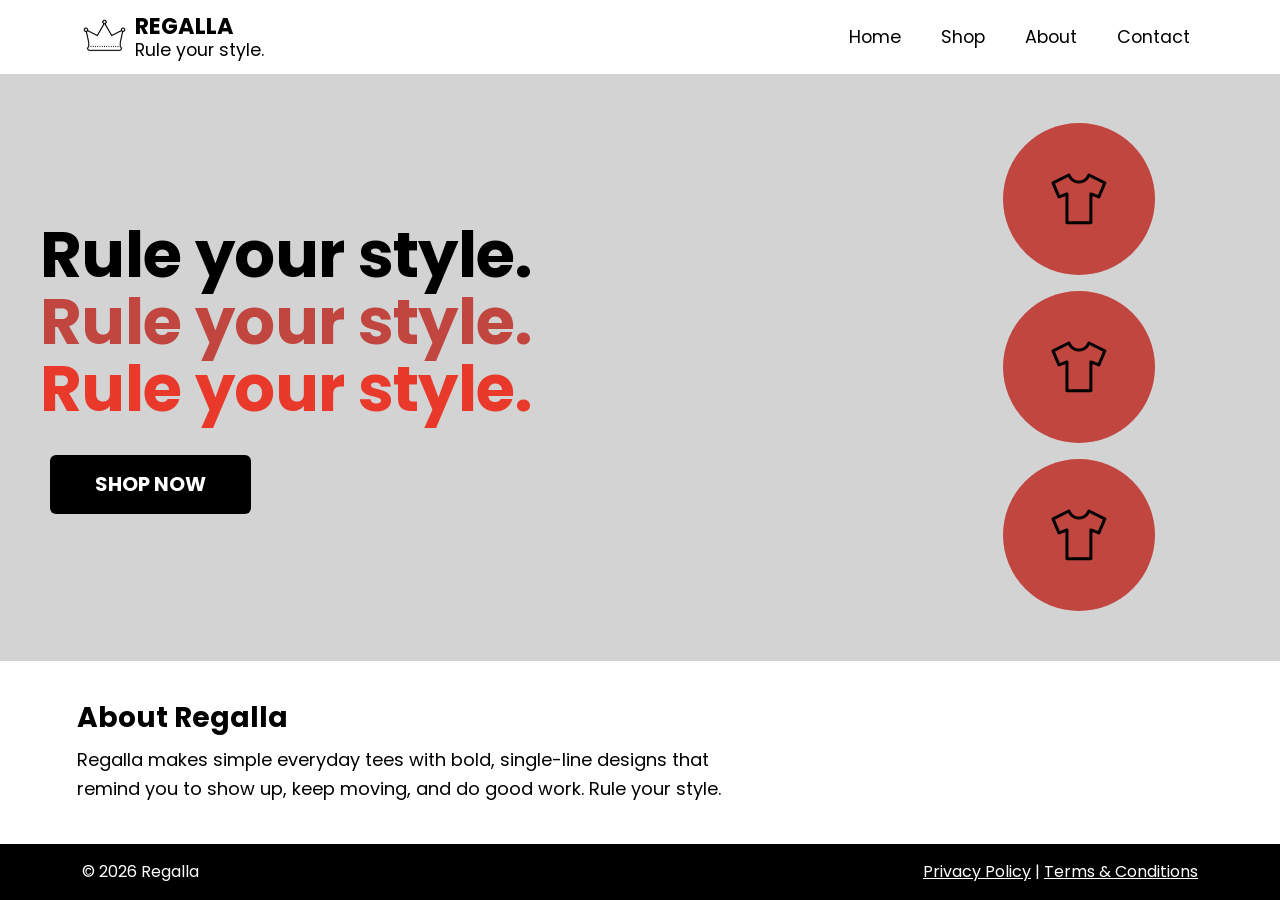
<file: index.html>
<!DOCTYPE html>
<html lang="en">
<head>
  <meta charset="UTF-8">
  <meta name="viewport" content="width=device-width, initial-scale=1">
  <title>Regalla | Rule your style.</title>
  <link rel="preconnect" href="https://fonts.googleapis.com">
  <link rel="preconnect" href="https://fonts.gstatic.com" crossorigin>
  <link href="https://fonts.googleapis.com/css2?family=Poppins:wght@400;500;700&display=swap" rel="stylesheet">
  <link href="https://cdn.jsdelivr.net/npm/bootstrap@5.3.3/dist/css/bootstrap.min.css" rel="stylesheet">
  <link rel="stylesheet" href="css/styles.css">
  <link rel="stylesheet" href="css/home.css">
</head>
<body>  <header>
    <nav class="navbar navbar-expand-md bg-white" aria-label="Main navigation">
      <div class="container">
        <a class="navbar-brand d-flex align-items-center gap-2" href="index.html">
          <img src="images/logo.png" alt="Regalla logo" width="45" height="48">
          <span class="brand-text"><strong>REGALLA</strong><br><small>Rule your style.</small></span>
        </a>
        <button class="navbar-toggler" type="button" data-bs-toggle="collapse" data-bs-target="#main-nav"
          aria-controls="main-nav" aria-expanded="false" aria-label="Open menu">
          <span class="navbar-toggler-icon"></span>
        </button>
        <div class="collapse navbar-collapse justify-content-end" id="main-nav">
          <ul class="navbar-nav gap-md-4">
            <li class="nav-item"><a class="nav-link" href="index.html">Home</a></li>
            <li class="nav-item"><a class="nav-link" href="index.html#shop">Shop</a></li>
            <li class="nav-item"><a class="nav-link" href="index.html#about">About</a></li>
            <li class="nav-item"><a class="nav-link" href="contact.html">Contact</a></li>
          </ul>
        </div>
      </div>
    </nav>
  </header>

  <main class="hero">
    <div class="hero__content">
      <h1 class="hero__title">
        <span class="line line--black">Rule your style.</span>
        <span class="line line--primary">Rule your style.</span>
        <span class="line line--secondary">Rule your style.</span>
      </h1>
      <a class="btn btn--dark" href="#shop">SHOP NOW</a>
    </div>

    <ul class="hero__products" id="shop" aria-label="Featured products">
      <li><a class="product" href="dont-be-late-tee.html" aria-label="Shop the Don't Be Late Tee">
        <svg viewBox="0 0 64 64" fill="none" stroke="#000" stroke-width="3" stroke-linejoin="round" aria-hidden="true"><path d="M22 8 L6 16 L12 30 L20 27 V56 H44 V27 L52 30 L58 16 L42 8 C40 13 36 15 32 15 C28 15 24 13 22 8 Z"/></svg>
      </a></li>
      <li><a class="product" href="everyday-comfort-tee.html" aria-label="Shop the Everyday Comfort Tee">
        <svg viewBox="0 0 64 64" fill="none" stroke="#000" stroke-width="3" stroke-linejoin="round" aria-hidden="true"><path d="M22 8 L6 16 L12 30 L20 27 V56 H44 V27 L52 30 L58 16 L42 8 C40 13 36 15 32 15 C28 15 24 13 22 8 Z"/></svg>
      </a></li>
      <li><a class="product" href="do-good-work-tee.html" aria-label="Shop the Do Good Work Tee">
        <svg viewBox="0 0 64 64" fill="none" stroke="#000" stroke-width="3" stroke-linejoin="round" aria-hidden="true"><path d="M22 8 L6 16 L12 30 L20 27 V56 H44 V27 L52 30 L58 16 L42 8 C40 13 36 15 32 15 C28 15 24 13 22 8 Z"/></svg>
      </a></li>
    </ul>
  </main>

  <section class="about" id="about" aria-labelledby="about-heading">
    <h2 id="about-heading">About Regalla</h2>
    <p>Regalla makes simple everyday tees with bold, single-line designs that remind you to show up, keep moving, and do good work. Rule your style.</p>
  </section>  <footer class="site-footer py-3">
    <div class="container d-flex flex-wrap justify-content-between gap-2">
      <p class="mb-0">© 2026 Regalla</p>
      <p class="mb-0"><a href="privacy-policy.html">Privacy Policy</a> | <a href="terms-and-conditions.html">Terms &amp; Conditions</a></p>
    </div>
  </footer>

  <script src="https://cdn.jsdelivr.net/npm/bootstrap@5.3.3/dist/js/bootstrap.bundle.min.js"></script> 
</body>
</html>
</file>
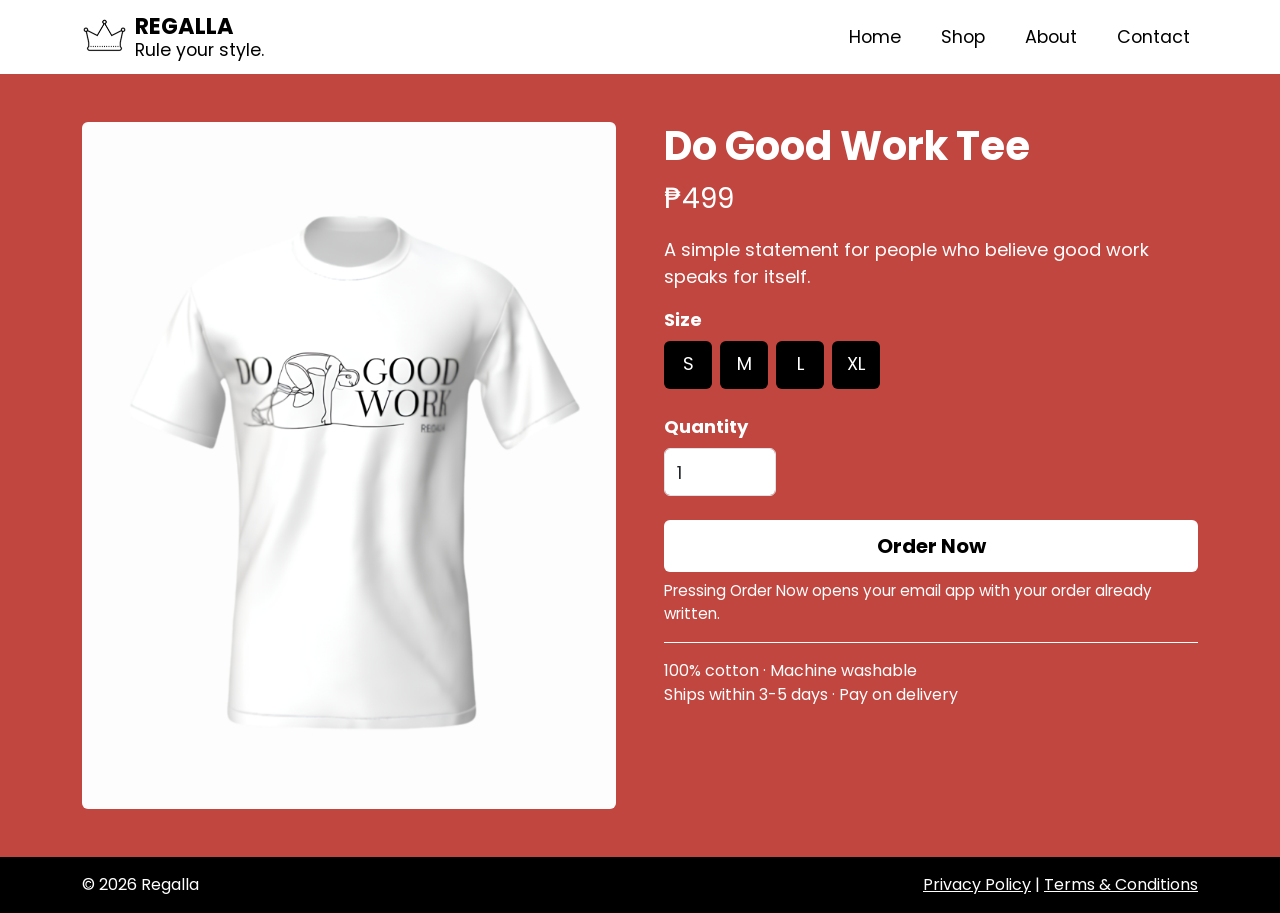
<file: do-good-work-tee.html>
<!DOCTYPE html>
<html lang="en">
<head>
  <meta charset="UTF-8">
  <meta name="viewport" content="width=device-width, initial-scale=1">
  <title>Do Good Work Tee | Regalla</title>
  <link rel="stylesheet" href="https://cdn.jsdelivr.net/npm/bootstrap@5.3.3/dist/css/bootstrap.min.css">
  <link rel="stylesheet" href="https://fonts.googleapis.com/css2?family=Poppins:wght@400;600;700&display=swap">
  <link rel="stylesheet" href="css/styles.css">
  <script src="js/order.js" defer></script>
</head>
<body>

  <!-- Shared navbar: replace with the group's version if it differs -->  <header>
    <nav class="navbar navbar-expand-md bg-white" aria-label="Main navigation">
      <div class="container">
        <a class="navbar-brand d-flex align-items-center gap-2" href="index.html">
          <img src="images/logo.png" alt="Regalla logo" width="45" height="48">
          <span class="brand-text"><strong>REGALLA</strong><br><small>Rule your style.</small></span>
        </a>
        <button class="navbar-toggler" type="button" data-bs-toggle="collapse" data-bs-target="#main-nav"
          aria-controls="main-nav" aria-expanded="false" aria-label="Open menu">
          <span class="navbar-toggler-icon"></span>
        </button>
        <div class="collapse navbar-collapse justify-content-end" id="main-nav">
          <ul class="navbar-nav gap-md-4">
            <li class="nav-item"><a class="nav-link" href="index.html">Home</a></li>
            <li class="nav-item"><a class="nav-link" href="index.html#shop">Shop</a></li>
            <li class="nav-item"><a class="nav-link" href="index.html#about">About</a></li>
            <li class="nav-item"><a class="nav-link" href="contact.html">Contact</a></li>
          </ul>
        </div>
      </div>
    </nav>
  </header>

  <main class="product-section py-5">
    <div class="container">
      <div class="row g-5 align-items-start">

        <div class="col-lg-6">
          <img src="images/do-good-work-tee.png" class="img-fluid rounded product-image"
            alt="Do Good Work Tee with the Regalla design on the front">
        </div>

        <div class="col-lg-6">
          <h1 class="product-name">Do Good Work Tee</h1>
          <p class="product-price">₱499</p>
          <p class="product-description">A simple statement for people who believe good work speaks for itself.</p>

          <form id="order-form" action="#" method="post"
            data-product="Do Good Work Tee" data-price="499">

            <fieldset class="mb-4">
              <legend class="field-label">Size</legend>
              <div class="d-flex gap-2">
                <input type="radio" class="btn-check" name="size" id="size-s" value="S" required>
                <label class="btn size-btn" for="size-s">S</label>
                <input type="radio" class="btn-check" name="size" id="size-m" value="M">
                <label class="btn size-btn" for="size-m">M</label>
                <input type="radio" class="btn-check" name="size" id="size-l" value="L">
                <label class="btn size-btn" for="size-l">L</label>
                <input type="radio" class="btn-check" name="size" id="size-xl" value="XL">
                <label class="btn size-btn" for="size-xl">XL</label>
              </div>
            </fieldset>

            <div class="mb-4">
              <label for="quantity" class="field-label d-block">Quantity</label>
              <input type="number" id="quantity" name="quantity" class="form-control quantity-input"
                value="1" min="1" max="10" required>
            </div>

            <button type="submit" class="btn btn-order w-100">Order Now</button>
            <p class="order-hint mt-2">Pressing Order Now opens your email app with your order already written.</p>
          </form>

          <hr class="product-rule">
          <p class="product-details">100% cotton · Machine washable<br>Ships within 3-5 days · Pay on delivery</p>
        </div>

      </div>
    </div>
  </main>

  <!-- Shared footer: replace with the group's version if it differs -->  <footer class="site-footer py-3">
    <div class="container d-flex flex-wrap justify-content-between gap-2">
      <p class="mb-0">© 2026 Regalla</p>
      <p class="mb-0"><a href="privacy-policy.html">Privacy Policy</a> | <a href="terms-and-conditions.html">Terms &amp; Conditions</a></p>
    </div>
  </footer>

  <script src="https://cdn.jsdelivr.net/npm/bootstrap@5.3.3/dist/js/bootstrap.bundle.min.js"></script>
</body>
</html>
</file>
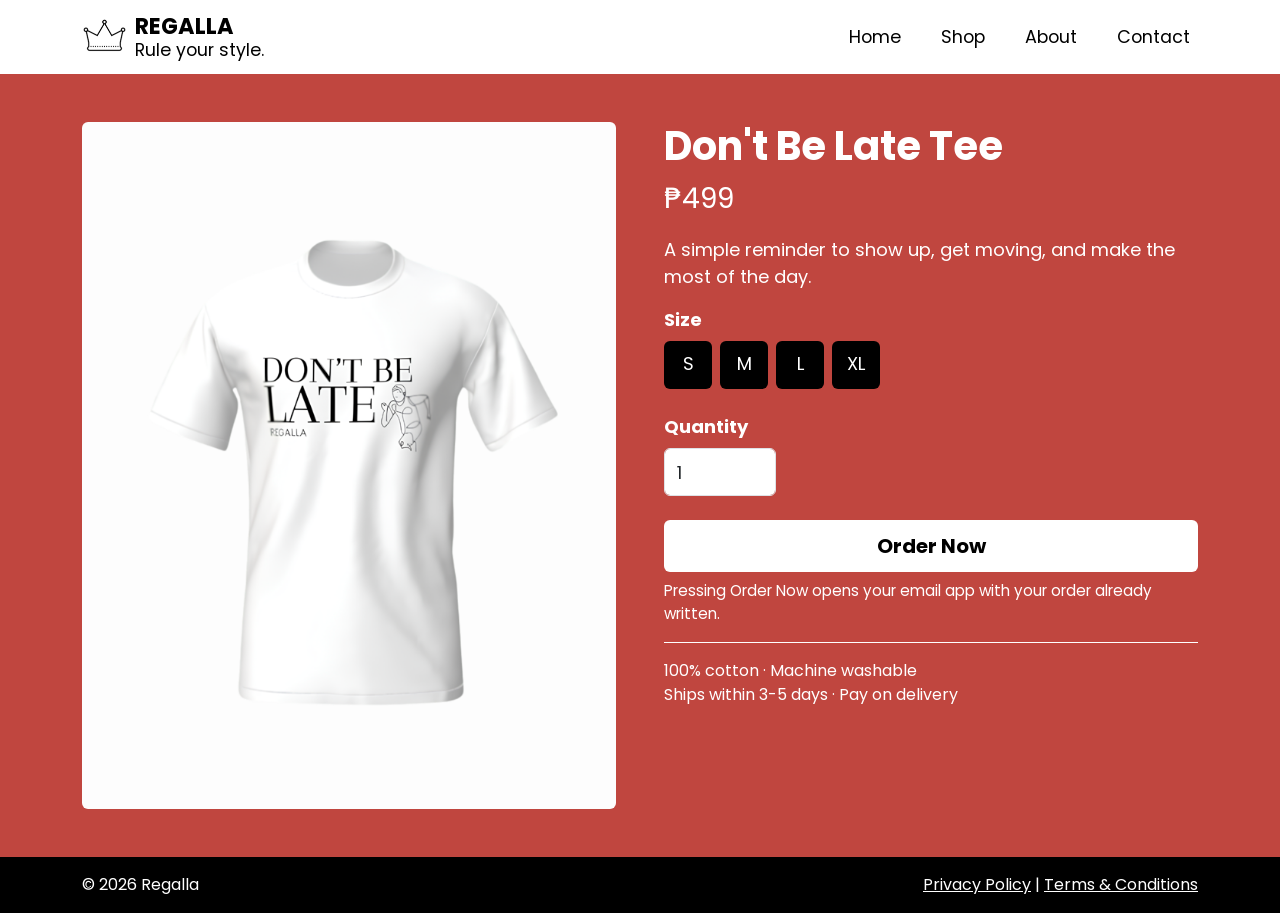
<file: dont-be-late-tee.html>
<!DOCTYPE html>
<html lang="en">
<head>
  <meta charset="UTF-8">
  <meta name="viewport" content="width=device-width, initial-scale=1">
  <title>Don't Be Late Tee | Regalla</title>
  <link rel="stylesheet" href="https://cdn.jsdelivr.net/npm/bootstrap@5.3.3/dist/css/bootstrap.min.css">
  <link rel="stylesheet" href="https://fonts.googleapis.com/css2?family=Poppins:wght@400;600;700&display=swap">
  <link rel="stylesheet" href="css/styles.css">
  <script src="js/order.js" defer></script>
</head>
<body>

  <!-- Shared navbar: replace with the group's version if it differs -->  <header>
    <nav class="navbar navbar-expand-md bg-white" aria-label="Main navigation">
      <div class="container">
        <a class="navbar-brand d-flex align-items-center gap-2" href="index.html">
          <img src="images/logo.png" alt="Regalla logo" width="45" height="48">
          <span class="brand-text"><strong>REGALLA</strong><br><small>Rule your style.</small></span>
        </a>
        <button class="navbar-toggler" type="button" data-bs-toggle="collapse" data-bs-target="#main-nav"
          aria-controls="main-nav" aria-expanded="false" aria-label="Open menu">
          <span class="navbar-toggler-icon"></span>
        </button>
        <div class="collapse navbar-collapse justify-content-end" id="main-nav">
          <ul class="navbar-nav gap-md-4">
            <li class="nav-item"><a class="nav-link" href="index.html">Home</a></li>
            <li class="nav-item"><a class="nav-link" href="index.html#shop">Shop</a></li>
            <li class="nav-item"><a class="nav-link" href="index.html#about">About</a></li>
            <li class="nav-item"><a class="nav-link" href="contact.html">Contact</a></li>
          </ul>
        </div>
      </div>
    </nav>
  </header>

  <main class="product-section py-5">
    <div class="container">
      <div class="row g-5 align-items-start">

        <div class="col-lg-6">
          <img src="images/dont-be-late-tee.png" class="img-fluid rounded product-image"
            alt="White Don't Be Late Tee with the Regalla design on the front">
        </div>

        <div class="col-lg-6">
          <h1 class="product-name">Don't Be Late Tee</h1>
          <p class="product-price">₱499</p>
          <p class="product-description">A simple reminder to show up, get moving, and make the most of the day.</p>

          <form id="order-form" action="#" method="post"
            data-product="Don't Be Late Tee" data-price="499">

            <fieldset class="mb-4">
              <legend class="field-label">Size</legend>
              <div class="d-flex gap-2">
                <input type="radio" class="btn-check" name="size" id="size-s" value="S" required>
                <label class="btn size-btn" for="size-s">S</label>
                <input type="radio" class="btn-check" name="size" id="size-m" value="M">
                <label class="btn size-btn" for="size-m">M</label>
                <input type="radio" class="btn-check" name="size" id="size-l" value="L">
                <label class="btn size-btn" for="size-l">L</label>
                <input type="radio" class="btn-check" name="size" id="size-xl" value="XL">
                <label class="btn size-btn" for="size-xl">XL</label>
              </div>
            </fieldset>

            <div class="mb-4">
              <label for="quantity" class="field-label d-block">Quantity</label>
              <input type="number" id="quantity" name="quantity" class="form-control quantity-input"
                value="1" min="1" max="10" required>
            </div>

            <button type="submit" class="btn btn-order w-100">Order Now</button>
            <p class="order-hint mt-2">Pressing Order Now opens your email app with your order already written.</p>
          </form>

          <hr class="product-rule">
          <p class="product-details">100% cotton · Machine washable<br>Ships within 3-5 days · Pay on delivery</p>
        </div>

      </div>
    </div>
  </main>

  <!-- Shared footer: replace with the group's version if it differs -->  <footer class="site-footer py-3">
    <div class="container d-flex flex-wrap justify-content-between gap-2">
      <p class="mb-0">© 2026 Regalla</p>
      <p class="mb-0"><a href="privacy-policy.html">Privacy Policy</a> | <a href="terms-and-conditions.html">Terms &amp; Conditions</a></p>
    </div>
  </footer>

  <script src="https://cdn.jsdelivr.net/npm/bootstrap@5.3.3/dist/js/bootstrap.bundle.min.js"></script>
</body>
</html>
</file>
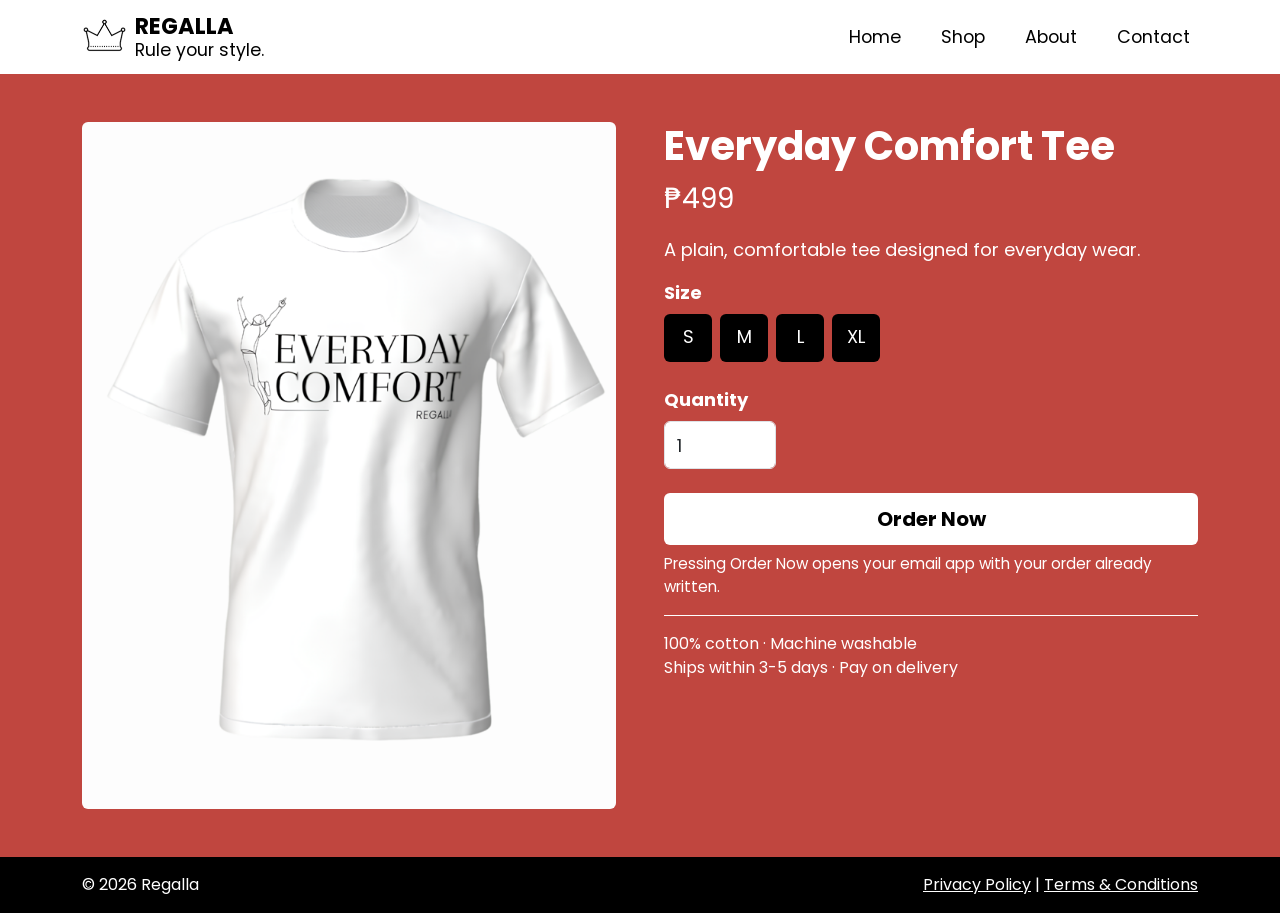
<file: everyday-comfort-tee.html>
<!DOCTYPE html>
<html lang="en">
<head>
  <meta charset="UTF-8">
  <meta name="viewport" content="width=device-width, initial-scale=1">
  <title>Everyday Comfort Tee | Regalla</title>
  <link rel="stylesheet" href="https://cdn.jsdelivr.net/npm/bootstrap@5.3.3/dist/css/bootstrap.min.css">
  <link rel="stylesheet" href="https://fonts.googleapis.com/css2?family=Poppins:wght@400;600;700&display=swap">
  <link rel="stylesheet" href="css/styles.css">
  <script src="js/order.js" defer></script>
</head>
<body>

  <!-- Shared navbar: replace with the group's version if it differs -->  <header>
    <nav class="navbar navbar-expand-md bg-white" aria-label="Main navigation">
      <div class="container">
        <a class="navbar-brand d-flex align-items-center gap-2" href="index.html">
          <img src="images/logo.png" alt="Regalla logo" width="45" height="48">
          <span class="brand-text"><strong>REGALLA</strong><br><small>Rule your style.</small></span>
        </a>
        <button class="navbar-toggler" type="button" data-bs-toggle="collapse" data-bs-target="#main-nav"
          aria-controls="main-nav" aria-expanded="false" aria-label="Open menu">
          <span class="navbar-toggler-icon"></span>
        </button>
        <div class="collapse navbar-collapse justify-content-end" id="main-nav">
          <ul class="navbar-nav gap-md-4">
            <li class="nav-item"><a class="nav-link" href="index.html">Home</a></li>
            <li class="nav-item"><a class="nav-link" href="index.html#shop">Shop</a></li>
            <li class="nav-item"><a class="nav-link" href="index.html#about">About</a></li>
            <li class="nav-item"><a class="nav-link" href="contact.html">Contact</a></li>
          </ul>
        </div>
      </div>
    </nav>
  </header>

  <main class="product-section py-5">
    <div class="container">
      <div class="row g-5 align-items-start">

        <div class="col-lg-6">
          <img src="images/everyday-comfort-tee.png" class="img-fluid rounded product-image"
            alt="Everyday Comfort Tee with the Regalla design on the front">
        </div>

        <div class="col-lg-6">
          <h1 class="product-name">Everyday Comfort Tee</h1>
          <p class="product-price">₱499</p>
          <p class="product-description">A plain, comfortable tee designed for everyday wear.</p>

          <form id="order-form" action="#" method="post"
            data-product="Everyday Comfort Tee" data-price="499">

            <fieldset class="mb-4">
              <legend class="field-label">Size</legend>
              <div class="d-flex gap-2">
                <input type="radio" class="btn-check" name="size" id="size-s" value="S" required>
                <label class="btn size-btn" for="size-s">S</label>
                <input type="radio" class="btn-check" name="size" id="size-m" value="M">
                <label class="btn size-btn" for="size-m">M</label>
                <input type="radio" class="btn-check" name="size" id="size-l" value="L">
                <label class="btn size-btn" for="size-l">L</label>
                <input type="radio" class="btn-check" name="size" id="size-xl" value="XL">
                <label class="btn size-btn" for="size-xl">XL</label>
              </div>
            </fieldset>

            <div class="mb-4">
              <label for="quantity" class="field-label d-block">Quantity</label>
              <input type="number" id="quantity" name="quantity" class="form-control quantity-input"
                value="1" min="1" max="10" required>
            </div>

            <button type="submit" class="btn btn-order w-100">Order Now</button>
            <p class="order-hint mt-2">Pressing Order Now opens your email app with your order already written.</p>
          </form>

          <hr class="product-rule">
          <p class="product-details">100% cotton · Machine washable<br>Ships within 3-5 days · Pay on delivery</p>
        </div>

      </div>
    </div>
  </main>

  <!-- Shared footer: replace with the group's version if it differs -->  <footer class="site-footer py-3">
    <div class="container d-flex flex-wrap justify-content-between gap-2">
      <p class="mb-0">© 2026 Regalla</p>
      <p class="mb-0"><a href="privacy-policy.html">Privacy Policy</a> | <a href="terms-and-conditions.html">Terms &amp; Conditions</a></p>
    </div>
  </footer>

  <script src="https://cdn.jsdelivr.net/npm/bootstrap@5.3.3/dist/js/bootstrap.bundle.min.js"></script>
</body>
</html>
</file>
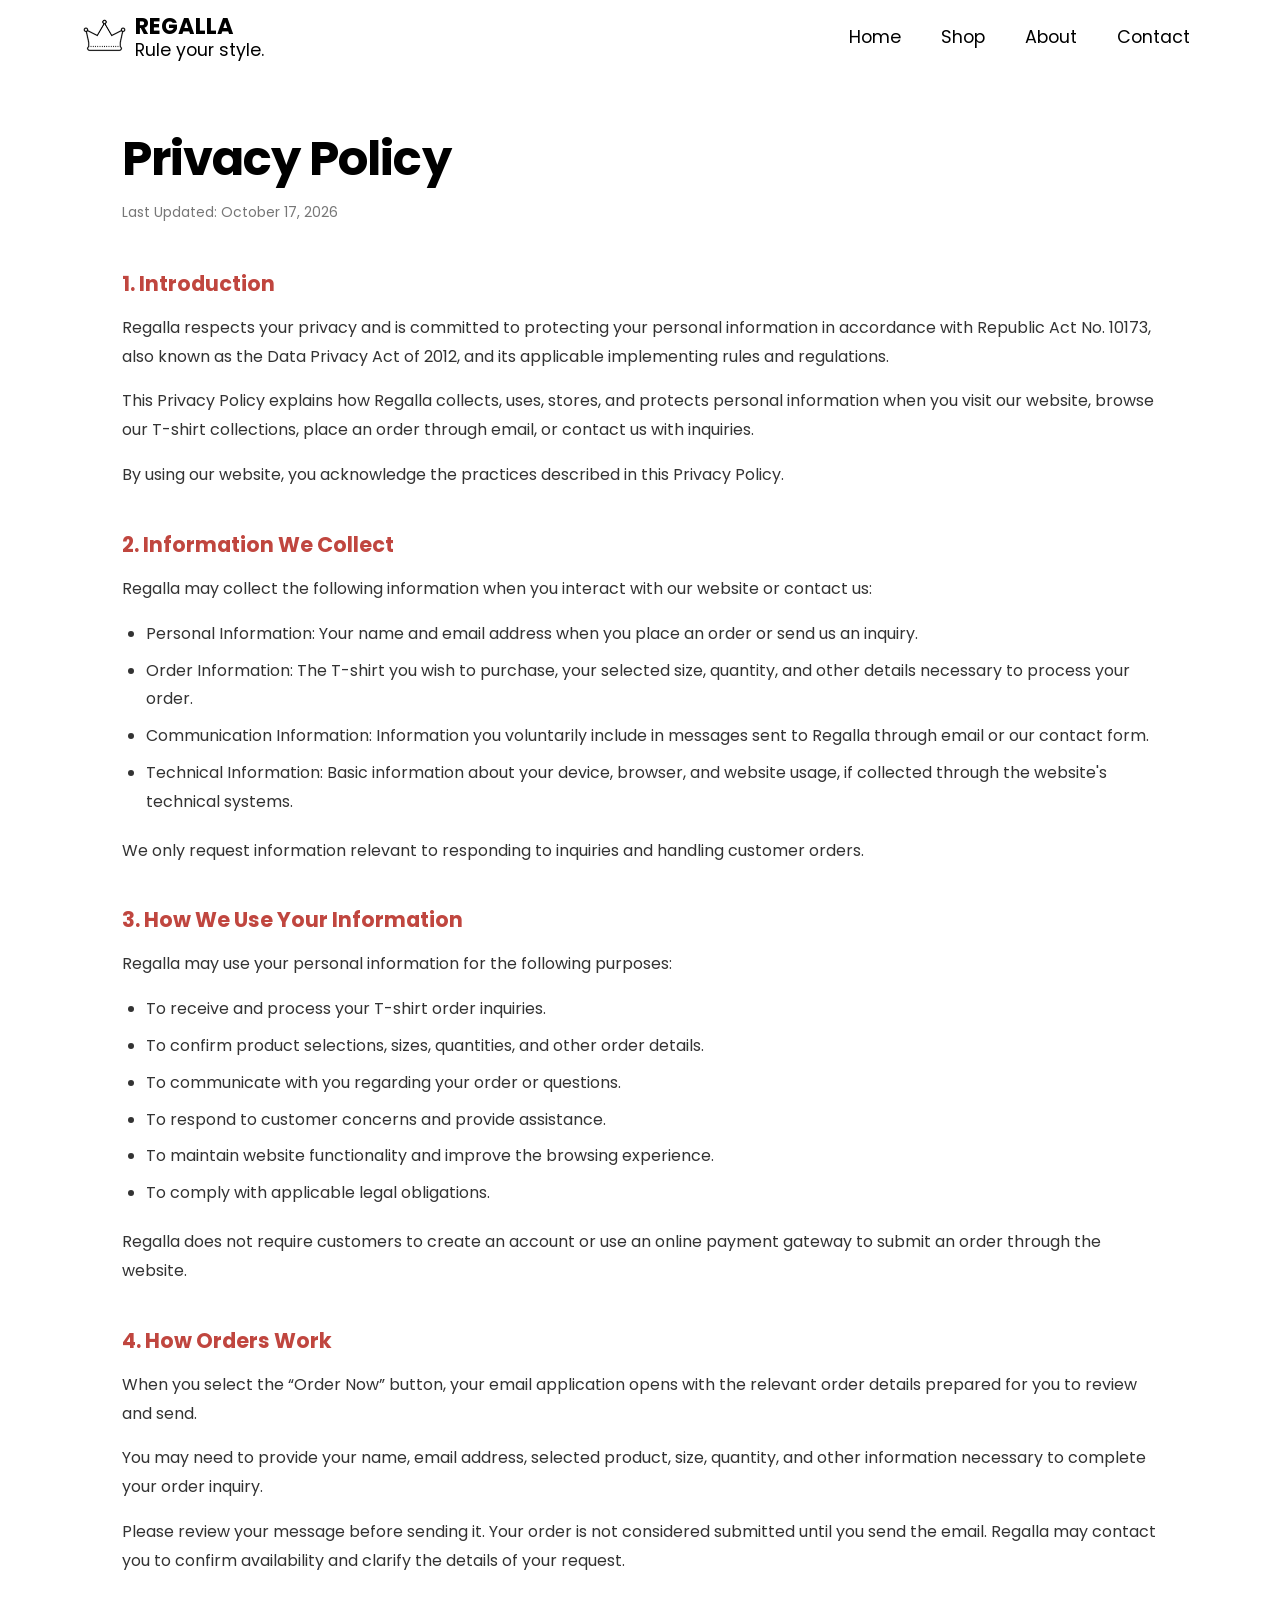
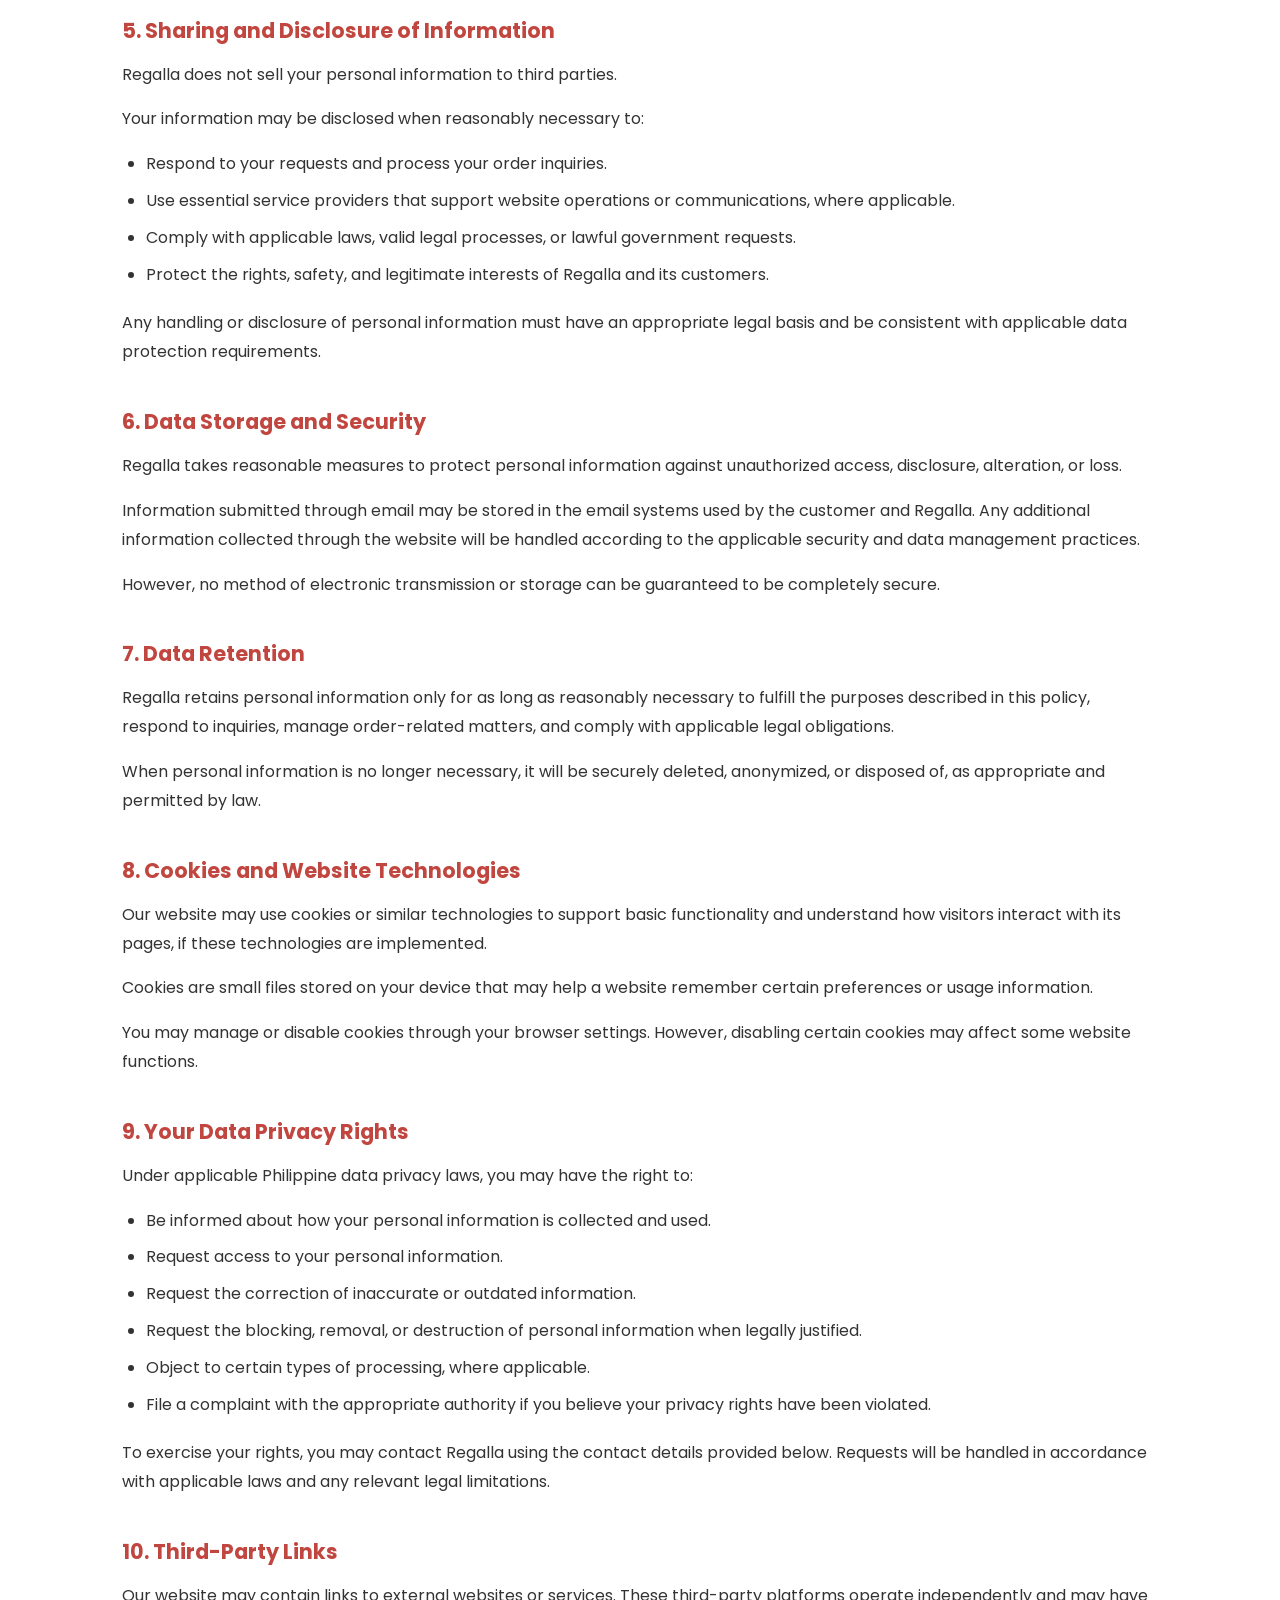
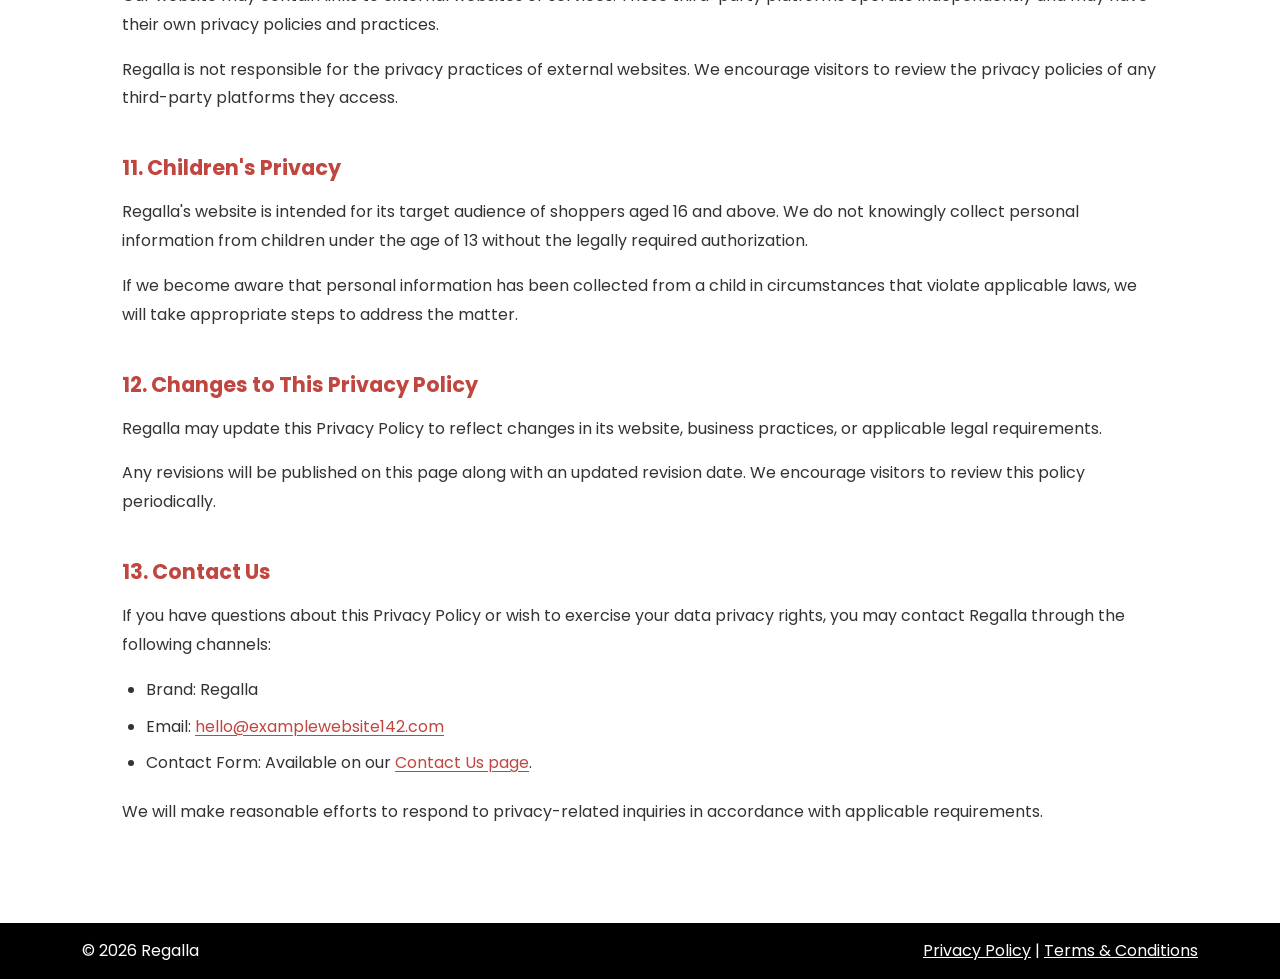
<file: privacy-policy.html>
<!DOCTYPE html>
<html lang="en">
<head>
  <meta charset="UTF-8">
  <meta name="viewport" content="width=device-width, initial-scale=1.0">

  <title>Privacy Policy | REGALLA</title>

  <!-- Google Fonts -->
  <link rel="preconnect" href="https://fonts.googleapis.com">
  <link rel="preconnect" href="https://fonts.gstatic.com" crossorigin>
  <link href="https://fonts.googleapis.com/css2?family=Poppins:wght@400;500;700&display=swap" rel="stylesheet">

  <!-- Bootstrap -->
  <link href="https://cdn.jsdelivr.net/npm/bootstrap@5.3.3/dist/css/bootstrap.min.css" rel="stylesheet">

  <!-- Shared and Page-Specific CSS -->
  <link rel="stylesheet" href="css/styles.css">
  <link rel="stylesheet" href="css/privacy-policy.css">
</head>

<body>

  <header>
    <nav class="navbar navbar-expand-md bg-white" aria-label="Main navigation">
      <div class="container">
        <a class="navbar-brand d-flex align-items-center gap-2" href="index.html">
          <img src="images/logo.png" alt="Regalla logo" width="45" height="48">
          <span class="brand-text"><strong>REGALLA</strong><br><small>Rule your style.</small></span>
        </a>
        <button class="navbar-toggler" type="button" data-bs-toggle="collapse" data-bs-target="#main-nav"
          aria-controls="main-nav" aria-expanded="false" aria-label="Open menu">
          <span class="navbar-toggler-icon"></span>
        </button>
        <div class="collapse navbar-collapse justify-content-end" id="main-nav">
          <ul class="navbar-nav gap-md-4">
            <li class="nav-item"><a class="nav-link" href="index.html">Home</a></li>
            <li class="nav-item"><a class="nav-link" href="index.html#shop">Shop</a></li>
            <li class="nav-item"><a class="nav-link" href="index.html#about">About</a></li>
            <li class="nav-item"><a class="nav-link" href="contact.html">Contact</a></li>
          </ul>
        </div>
      </div>
    </nav>
  </header>


  <!-- REGALLA'S PRIVACLY POLICY CONTENTS -->
  <main class="privacy-policy">

    <h1>Privacy Policy</h1>

    <p class="last-updated">
      Last Updated: October 17, 2026
    </p>


    <section>
      <h2>1. Introduction</h2>

      <p>
        Regalla respects your privacy and is committed to protecting your personal information in accordance with Republic Act No. 10173, also known as the Data Privacy Act of 2012, and its applicable implementing rules and regulations.
      </p>

      <p>
        This Privacy Policy explains how Regalla collects, uses, stores, and protects personal information when you visit our website, browse our T-shirt collections, place an order through email, or contact us with inquiries.
      </p>

      <p>
        By using our website, you acknowledge the practices described in this Privacy Policy.
      </p>
    </section>


    <section>
      <h2>2. Information We Collect</h2>

      <p>
        Regalla may collect the following information when you interact with our website or contact us:
      </p>

      <ul>
        <li>Personal Information: Your name and email address when you place an order or send us an inquiry.</li>

        <li>Order Information: The T-shirt you wish to purchase, your selected size, quantity, and other details necessary to process your order.</li>

        <li>Communication Information: Information you voluntarily include in messages sent to Regalla through email or our contact form.</li>

        <li>Technical Information: Basic information about your device, browser, and website usage, if collected through the website's technical systems.</li>
      </ul>

      <p>
        We only request information relevant to responding to inquiries and handling customer orders.
      </p>
    </section>


    <section>
      <h2>3. How We Use Your Information</h2>

      <p>
        Regalla may use your personal information for the following purposes:
      </p>

      <ul>
        <li>To receive and process your T-shirt order inquiries.</li>
        <li>To confirm product selections, sizes, quantities, and other order details.</li>
        <li>To communicate with you regarding your order or questions.</li>
        <li>To respond to customer concerns and provide assistance.</li>
        <li>To maintain website functionality and improve the browsing experience.</li>
        <li>To comply with applicable legal obligations.</li>
      </ul>

      <p>
        Regalla does not require customers to create an account or use an online payment gateway to submit an order through the website.
      </p>
    </section>


    <section>
      <h2>4. How Orders Work</h2>

      <p>
        When you select the “Order Now” button, your email application opens with the relevant order details prepared for you to review and send.
      </p>

      <p>
        You may need to provide your name, email address, selected product, size, quantity, and other information necessary to complete your order inquiry.
      </p>

      <p>
        Please review your message before sending it. Your order is not considered submitted until you send the email. Regalla may contact you to confirm availability and clarify the details of your request.
      </p>
    </section>


    <section>
      <h2>5. Sharing and Disclosure of Information</h2>

      <p>
        Regalla does not sell your personal information to third parties.
      </p>

      <p>
        Your information may be disclosed when reasonably necessary to:
      </p>

      <ul>
        <li>Respond to your requests and process your order inquiries.</li>
        <li>Use essential service providers that support website operations or communications, where applicable.</li>
        <li>Comply with applicable laws, valid legal processes, or lawful government requests.</li>
        <li>Protect the rights, safety, and legitimate interests of Regalla and its customers.</li>
      </ul>

      <p>
        Any handling or disclosure of personal information must have an appropriate legal basis and be consistent with applicable data protection requirements.
      </p>
    </section>


    <section>
      <h2>6. Data Storage and Security</h2>

      <p>
        Regalla takes reasonable measures to protect personal information against unauthorized access, disclosure, alteration, or loss.
      </p>

      <p>
        Information submitted through email may be stored in the email systems used by the customer and Regalla. Any additional information collected through the website will be handled according to the applicable security and data management practices.
      </p>

      <p>
        However, no method of electronic transmission or storage can be guaranteed to be completely secure.
      </p>
    </section>


    <section>
      <h2>7. Data Retention</h2>

      <p>
        Regalla retains personal information only for as long as reasonably necessary to fulfill the purposes described in this policy, respond to inquiries, manage order-related matters, and comply with applicable legal obligations.
      </p>

      <p>
        When personal information is no longer necessary, it will be securely deleted, anonymized, or disposed of, as appropriate and permitted by law.
      </p>
    </section>


    <section>
      <h2>8. Cookies and Website Technologies</h2>

      <p>
        Our website may use cookies or similar technologies to support basic functionality and understand how visitors interact with its pages, if these technologies are implemented.
      </p>

      <p>
        Cookies are small files stored on your device that may help a website remember certain preferences or usage information.
      </p>

      <p>
        You may manage or disable cookies through your browser settings. However, disabling certain cookies may affect some website functions.
      </p>
    </section>


    <section>
      <h2>9. Your Data Privacy Rights</h2>

      <p>
        Under applicable Philippine data privacy laws, you may have the right to:
      </p>

      <ul>
        <li>Be informed about how your personal information is collected and used.</li>
        <li>Request access to your personal information.</li>
        <li>Request the correction of inaccurate or outdated information.</li>
        <li>Request the blocking, removal, or destruction of personal information when legally justified.</li>
        <li>Object to certain types of processing, where applicable.</li>
        <li>File a complaint with the appropriate authority if you believe your privacy rights have been violated.</li>
      </ul>

      <p>
        To exercise your rights, you may contact Regalla using the contact details provided below. Requests will be handled in accordance with applicable laws and any relevant legal limitations.
      </p>
    </section>


    <section>
      <h2>10. Third-Party Links</h2>

      <p>
        Our website may contain links to external websites or services. These third-party platforms operate independently and may have their own privacy policies and practices.
      </p>

      <p>
        Regalla is not responsible for the privacy practices of external websites. We encourage visitors to review the privacy policies of any third-party platforms they access.
      </p>
    </section>


    <section>
      <h2>11. Children's Privacy</h2>

      <p>
        Regalla's website is intended for its target audience of shoppers aged 16 and above. We do not knowingly collect personal information from children under the age of 13 without the legally required authorization.
      </p>

      <p>
        If we become aware that personal information has been collected from a child in circumstances that violate applicable laws, we will take appropriate steps to address the matter.
      </p>
    </section>


    <section>
      <h2>12. Changes to This Privacy Policy</h2>

      <p>
        Regalla may update this Privacy Policy to reflect changes in its website, business practices, or applicable legal requirements.
      </p>

      <p>
        Any revisions will be published on this page along with an updated revision date. We encourage visitors to review this policy periodically.
      </p>
    </section>


    <section>
      <h2>13. Contact Us</h2>

      <p>
        If you have questions about this Privacy Policy or wish to exercise your data privacy rights, you may contact Regalla through the following channels:
      </p>

      <ul>
        <li>Brand: Regalla</li>

        <li>
          Email:
          <a href="mailto:hello@examplewebsite142.com">
            hello@examplewebsite142.com
          </a>
        </li>

        <li>
          Contact Form:
          Available on our
          <a href="contact.html">Contact Us page</a>.
        </li>
      </ul>

      <p>
        We will make reasonable efforts to respond to privacy-related inquiries in accordance with applicable requirements.
      </p>
    </section>

  </main>


  <footer class="site-footer py-3">
    <div class="container d-flex flex-wrap justify-content-between gap-2">
      <p class="mb-0">© 2026 Regalla</p>
      <p class="mb-0"><a href="privacy-policy.html">Privacy Policy</a> | <a href="terms-and-conditions.html">Terms &amp; Conditions</a></p>
    </div>
  </footer>


  <!-- Bootstrap JavaScript -->
  <script src="https://cdn.jsdelivr.net/npm/bootstrap@5.3.3/dist/js/bootstrap.bundle.min.js"></script>

</body>
</html>
</file>
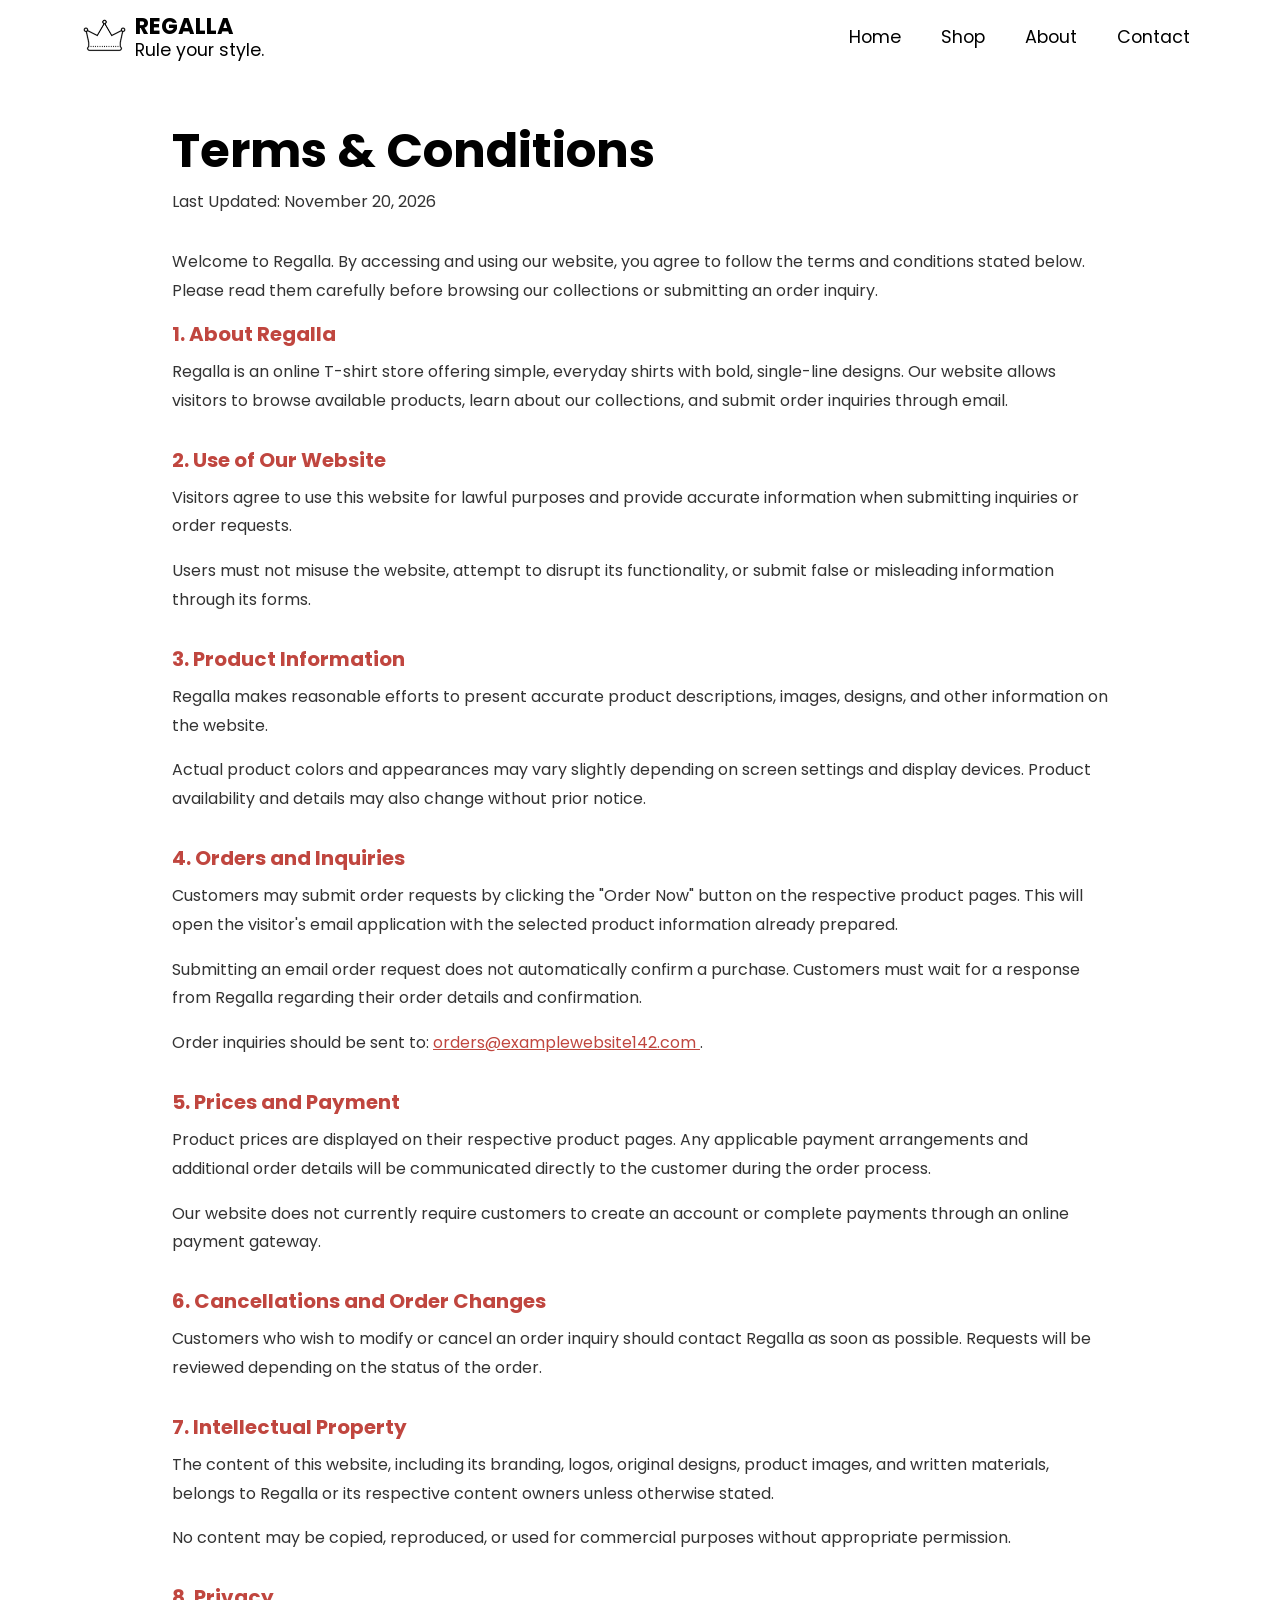
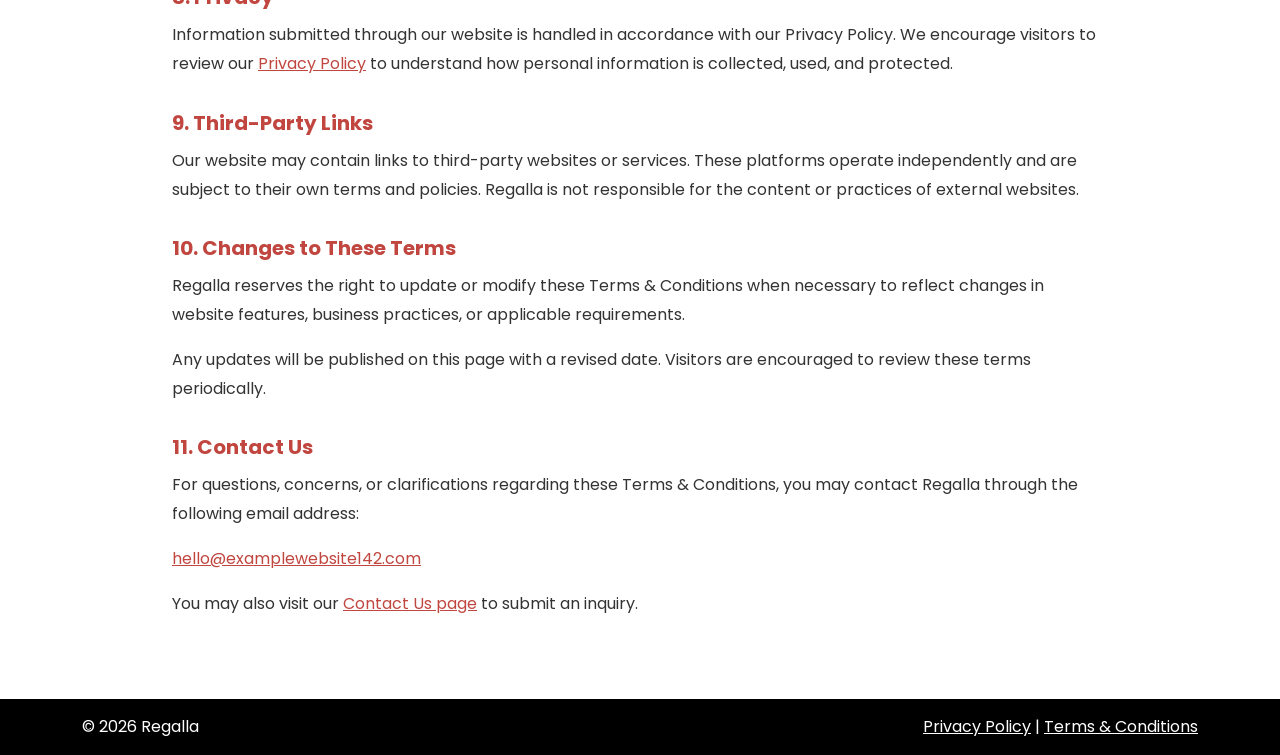
<file: terms-and-conditions.html>
<!DOCTYPE html>
<html lang="en">
<head>
  <meta charset="UTF-8">
  <meta name="viewport" content="width=device-width, initial-scale=1">

  <title>Terms & Conditions | REGALLA</title>

  <link rel="preconnect" href="https://fonts.googleapis.com">
  <link rel="preconnect" href="https://fonts.gstatic.com" crossorigin>

  <link href="https://fonts.googleapis.com/css2?family=Poppins:wght@400;500;700&display=swap" rel="stylesheet">

  <link href="https://cdn.jsdelivr.net/npm/bootstrap@5.3.3/dist/css/bootstrap.min.css" rel="stylesheet">

  <link rel="stylesheet" href="css/styles.css">
  <link rel="stylesheet" href="css/terms-and-conditions.css">
</head>

<body>

  <header>
    <nav class="navbar navbar-expand-md bg-white" aria-label="Main navigation">
      <div class="container">
        <a class="navbar-brand d-flex align-items-center gap-2" href="index.html">
          <img src="images/logo.png" alt="Regalla logo" width="45" height="48">
          <span class="brand-text"><strong>REGALLA</strong><br><small>Rule your style.</small></span>
        </a>
        <button class="navbar-toggler" type="button" data-bs-toggle="collapse" data-bs-target="#main-nav"
          aria-controls="main-nav" aria-expanded="false" aria-label="Open menu">
          <span class="navbar-toggler-icon"></span>
        </button>
        <div class="collapse navbar-collapse justify-content-end" id="main-nav">
          <ul class="navbar-nav gap-md-4">
            <li class="nav-item"><a class="nav-link" href="index.html">Home</a></li>
            <li class="nav-item"><a class="nav-link" href="index.html#shop">Shop</a></li>
            <li class="nav-item"><a class="nav-link" href="index.html#about">About</a></li>
            <li class="nav-item"><a class="nav-link" href="contact.html">Contact</a></li>
          </ul>
        </div>
      </div>
    </nav>
  </header>


  <!-- Terms and Conditions' Main Content -->
  <main class="terms-page">

    <h1>Terms & Conditions</h1>

    <p class="terms-date">Last Updated: November 20, 2026</p>

    <p>
      Welcome to Regalla. By accessing and using our website,
      you agree to follow the terms and conditions stated below.
      Please read them carefully before browsing our collections
      or submitting an order inquiry.
    </p>

    <section>
      <h2>1. About Regalla</h2>

      <p>
        Regalla is an online T-shirt store offering simple,
        everyday shirts with bold, single-line designs.
        Our website allows visitors to browse available products,
        learn about our collections, and submit order inquiries
        through email.
      </p>
    </section>

    <section>
      <h2>2. Use of Our Website</h2>

      <p>
        Visitors agree to use this website for lawful purposes
        and provide accurate information when submitting
        inquiries or order requests.
      </p>

      <p>
        Users must not misuse the website, attempt to disrupt
        its functionality, or submit false or misleading
        information through its forms.
      </p>
    </section>

    <section>
      <h2>3. Product Information</h2>

      <p>
        Regalla makes reasonable efforts to present accurate
        product descriptions, images, designs, and other
        information on the website.
      </p>

      <p>
        Actual product colors and appearances may vary slightly
        depending on screen settings and display devices.
        Product availability and details may also change
        without prior notice.
      </p>
    </section>

    <section>
      <h2>4. Orders and Inquiries</h2>

      <p>
        Customers may submit order requests by clicking the
        "Order Now" button on the respective product pages.
        This will open the visitor's email application with
        the selected product information already prepared.
      </p>

      <p>
        Submitting an email order request does not automatically
        confirm a purchase. Customers must wait for a response
        from Regalla regarding their order details and
        confirmation.
      </p>

      <p>
        Order inquiries should be sent to:
        <a href="mailto:orders@examplewebsite142.com">
          orders@examplewebsite142.com
        </a>.
      </p>
    </section>

    <section>
      <h2>5. Prices and Payment</h2>

      <p>
        Product prices are displayed on their respective
        product pages. Any applicable payment arrangements
        and additional order details will be communicated
        directly to the customer during the order process.
      </p>

      <p>
        Our website does not currently require customers
        to create an account or complete payments through
        an online payment gateway.
      </p>
    </section>

    <section>
      <h2>6. Cancellations and Order Changes</h2>

      <p>
        Customers who wish to modify or cancel an order
        inquiry should contact Regalla as soon as possible.
        Requests will be reviewed depending on the status
        of the order.
      </p>
    </section>

    <section>
      <h2>7. Intellectual Property</h2>

      <p>
        The content of this website, including its branding,
        logos, original designs, product images, and written
        materials, belongs to Regalla or its respective
        content owners unless otherwise stated.
      </p>

      <p>
        No content may be copied, reproduced, or used for
        commercial purposes without appropriate permission.
      </p>
    </section>

    <section>
      <h2>8. Privacy</h2>

      <p>
        Information submitted through our website is handled
        in accordance with our Privacy Policy. We encourage
        visitors to review our
        <a href="privacy-policy.html">Privacy Policy</a>
        to understand how personal information is collected,
        used, and protected.
      </p>
    </section>

    <section>
      <h2>9. Third-Party Links</h2>

      <p>
        Our website may contain links to third-party websites
        or services. These platforms operate independently
        and are subject to their own terms and policies.
        Regalla is not responsible for the content or
        practices of external websites.
      </p>
    </section>

    <section>
      <h2>10. Changes to These Terms</h2>

      <p>
        Regalla reserves the right to update or modify
        these Terms & Conditions when necessary to reflect
        changes in website features, business practices,
        or applicable requirements.
      </p>

      <p>
        Any updates will be published on this page with
        a revised date. Visitors are encouraged to review
        these terms periodically.
      </p>
    </section>

    <section>
      <h2>11. Contact Us</h2>

      <p>
        For questions, concerns, or clarifications regarding
        these Terms & Conditions, you may contact Regalla
        through the following email address:
      </p>

      <p>
        <a href="mailto:hello@examplewebsite142.com">
          hello@examplewebsite142.com
        </a>
      </p>

      <p>
        You may also visit our
        <a href="contact.html">Contact Us page</a>
        to submit an inquiry.
      </p>
    </section>

  </main>


  <footer class="site-footer py-3">
    <div class="container d-flex flex-wrap justify-content-between gap-2">
      <p class="mb-0">© 2026 Regalla</p>
      <p class="mb-0"><a href="privacy-policy.html">Privacy Policy</a> | <a href="terms-and-conditions.html">Terms &amp; Conditions</a></p>
    </div>
  </footer>

  <script src="https://cdn.jsdelivr.net/npm/bootstrap@5.3.3/dist/js/bootstrap.bundle.min.js"></script>

</body>
</html>
</file>
<file: css/styles.css>
/* Regalla brand kit */
:root {
  --regalla-red: #C0463F;
  --regalla-black: #000000;
  --regalla-gray: #D3D3D3;
  --regalla-white: #FFFFFF;
}

body {
  font-family: "Poppins", sans-serif;
  font-size: 1rem;
}

/* Navbar */
.brand-text { line-height: 1.1; color: var(--regalla-black); }
.brand-text strong { font-size: 1.4rem; }
.nav-link { color: var(--regalla-black); font-size: 1.1rem; }

/* Product section: white text on the brand red (5.0 to 1 contrast) */
.product-section { background-color: var(--regalla-red); color: var(--regalla-white); }
.product-image { background-color: #1f1f22; width: 100%; }
.product-name { font-weight: 700; font-size: 2.5rem; }
.product-price { font-size: 1.75rem; }
.product-description { font-size: 1.125rem; max-width: 36rem; }
.field-label { font-weight: 700; font-size: 1.125rem; margin-bottom: 0.5rem; }

/* Size buttons: the selected size changes fill, text and outline, not only color */
.size-btn {
  background-color: var(--regalla-black);
  color: var(--regalla-white);
  min-width: 3rem;
  min-height: 3rem;
  font-size: 1.125rem;
  border: 3px solid transparent;
}
.size-btn:hover { background-color: #333333; color: var(--regalla-white); }
.btn-check:checked + .size-btn {
  background-color: var(--regalla-white);
  color: var(--regalla-black);
  font-weight: 700;
  border-color: var(--regalla-black);
}

.quantity-input { max-width: 7rem; min-height: 3rem; font-size: 1.125rem; }

.btn-order {
  background-color: var(--regalla-white);
  color: var(--regalla-black);
  font-weight: 700;
  font-size: 1.25rem;
  min-height: 3.25rem;
}
.btn-order:hover { background-color: #f1f1f1; color: var(--regalla-black); }

.order-hint { font-size: 0.95rem; }
.product-rule { border-color: var(--regalla-white); opacity: 1; }
.product-details { font-size: 1rem; }

/* Visible focus indicator for keyboard users */
a:focus-visible,
button:focus-visible,
input:focus-visible,
.btn-check:focus-visible + .size-btn {
  outline: 3px solid #FFD54A;
  outline-offset: 3px;
  box-shadow: none;
}

/* Footer */
.site-footer { background-color: var(--regalla-black); color: var(--regalla-white); }
.site-footer a { color: var(--regalla-white); }

/* Privacy policy page */
.policy-page h1 { font-weight: 700; font-size: 2.5rem; }
.policy-page h2 { font-weight: 700; font-size: 1.4rem; margin-top: 2rem; }
.policy-page p,
.policy-page li { font-size: 1.05rem; line-height: 1.7; max-width: 70ch; }
.policy-page a { color: var(--regalla-red); }
.last-updated-october { color: #555555; }
.site-footer a { text-decoration: underline; }
</file>
<file: css/home.css>
/* ---------- Brand tokens (from Regalla brand kit) ---------- */
:root {
  --primary: #C0463F;
  --secondary-red: #E8392B;
  --secondary-black: #000000;
  --neutral: #D3D3D3;
  --background: #FFFFFF;
  --font: "Poppins", system-ui, sans-serif;
}

*, *::before, *::after { box-sizing: border-box; }

html, body { margin: 0; }

body {
  min-height: 100vh;
  display: flex;
  flex-direction: column;
  font-family: var(--font);
  color: var(--secondary-black);
  background: var(--background);
}

a { color: inherit; text-decoration: none; }

:focus-visible {
  outline: 3px solid var(--secondary-red);
  outline-offset: 3px;
}

/* ---------- Hero ---------- */
.hero {
  flex: 1;
  display: grid;
  grid-template-columns: 1fr auto;
  align-items: center;
  gap: 2rem;
  padding: 1.25rem clamp(1.5rem, 6vw, 5rem) 1.25rem clamp(2rem, 5vw, 2.5rem);
  background: var(--neutral);
}

.hero__title {
  margin: 0 0 2rem;
  font-weight: 700;
  font-size: clamp(2.25rem, 5.4vw, 4rem);
  line-height: 1.05;
  letter-spacing: -0.01em;
}

.line { display: block; }
.line--black { color: var(--secondary-black); }
.line--primary { color: var(--primary); }
.line--secondary { color: var(--secondary-red); }

.btn {
  display: inline-block;
  padding: 0.85rem 2.75rem;
  font-family: var(--font);
  font-weight: 700;
  font-size: 1.25rem;
  border-radius: 6px;
  margin-left: 0.6rem;
  transition: background 0.2s, color 0.2s, transform 0.15s;
}

.btn--dark { background: var(--secondary-black); color: var(--background); }
.btn--dark:hover { background: var(--primary); }
.btn:active { transform: translateY(1px); }

/* Product circles */
.hero__products {
  list-style: none;
  margin: 0;
  padding: 0;
  display: flex;
  flex-direction: column;
  gap: 1rem;
  margin-right: clamp(0rem, 4vw, 3rem);
}

.product {
  display: grid;
  place-items: center;
  width: clamp(110px, 12vw, 152px);
  aspect-ratio: 1;
  border-radius: 50%;
  background: var(--primary);
  transition: transform 0.2s, background 0.2s;
}
.product:hover { background: var(--secondary-red); transform: scale(1.04); }
.product svg { width: 42%; height: auto; }

/* ---------- Responsive ---------- */
@media (max-width: 760px) {
  .hero {
    grid-template-columns: 1fr;
    padding: 2rem 1.25rem;
  }
  .btn { margin-left: 0; }

  .hero__products {
    flex-direction: row;
    justify-content: flex-start;
    margin-right: 0;
  }
  .product { width: clamp(80px, 26vw, 120px); }
}

@media (prefers-reduced-motion: reduce) {
  * { transition: none !important; }
}

/* ---------- About ---------- */
.about {
  padding: 2.5rem clamp(1.5rem, 6vw, 5rem);
  background: var(--background);
}
.about h2 { margin: 0 0 0.75rem; font-weight: 700; font-size: 1.75rem; }
.about p { margin: 0; max-width: 60ch; font-size: 1.125rem; line-height: 1.6; }
</file>
<file: css/privacy-policy.css>
/* Styling for Regalla's Privacy Policy Page*/

.privacy-policy {
  flex: 1;
  width: 100%;
  max-width: 1100px;
  margin: 0 auto;
  padding: 3.5rem 2rem;
  background: #FFFFFF;
}

/* ---------- Main Title ---------- */

.privacy-policy h1 {
  font-family: "Poppins", sans-serif;
  font-size: clamp(2.25rem, 4vw, 3rem);
  font-weight: 700;
  line-height: 1.2;
  color: #000000;
  margin: 0 0 0.75rem;
  letter-spacing: -0.02em;
}

/* ---------- Last Updated ---------- */

.privacy-policy .last-updated {
  font-size: 0.875rem;
  font-weight: 400;
  color: #777777;
  margin: 0 0 2.75rem;
}

/* ---------- Policy Sections ---------- */

.privacy-policy section {
  margin-bottom: 2.5rem;
}

.privacy-policy h2 {
  font-family: "Poppins", sans-serif;
  font-size: 1.3rem;
  font-weight: 700;
  line-height: 1.4;
  color: #C0463F;
  margin: 0 0 1rem;
}

.privacy-policy p {
  font-family: "Poppins", sans-serif;
  font-size: 1rem;
  font-weight: 400;
  line-height: 1.8;
  color: #333333;
  margin: 0 0 1rem;
}

/* ---------- Lists ---------- */

.privacy-policy ul {
  padding-left: 1.5rem;
  margin: 0 0 1.25rem;
}

.privacy-policy li {
  font-family: "Poppins", sans-serif;
  font-size: 1rem;
  font-weight: 400;
  line-height: 1.8;
  color: #333333;
  margin-bottom: 0.5rem;
}

/* ---------- Links ---------- */

.privacy-policy a {
  color: #C0463F;
  text-decoration: underline;
  text-underline-offset: 3px;
  transition: color 0.2s ease;
}

.privacy-policy a:hover {
  color: #E8392B;
}

/* ---------- Responsive Design ---------- */

@media (max-width: 760px) {

  .privacy-policy {
    padding: 2.5rem 1.5rem;
  }

  .privacy-policy h1 {
    font-size: 2rem;
  }

  .privacy-policy h2 {
    font-size: 1.15rem;
  }

  .privacy-policy p,
  .privacy-policy li {
    font-size: 0.9rem;
    line-height: 1.75;
  }

  .privacy-policy section {
    margin-bottom: 2rem;
  }

}

@media (max-width: 480px) {

  .privacy-policy {
    padding: 2rem 1.25rem;
  }

  .privacy-policy .last-updated {
    margin-bottom: 2rem;
  }

}
</file>
<file: css/terms-and-conditions.css>
/* ---------- Terms and Conditions Page ---------- */

.terms-page {
  flex: 1;
  width: 100%;
  max-width: 1000px;
  margin: 0 auto;
  padding: 3rem 2rem;
}

.terms-page h1 {
  font-size: clamp(2rem, 4vw, 3rem);
  font-weight: 700;
  color: #000000;
  margin-bottom: 0.5rem;
}

.terms-date {
  color: #666666;
  font-size: 0.9rem;
  margin-bottom: 2rem;
}

.terms-page section {
  margin-bottom: 2rem;
}

.terms-page h2 {
  font-size: 1.25rem;
  font-weight: 700;
  color: #C0463F;
  margin-bottom: 0.75rem;
}

.terms-page p {
  font-size: 1rem;
  line-height: 1.8;
  color: #333333;
}

.terms-page a {
  color: #C0463F;
  text-decoration: underline;
}

.terms-page a:hover {
  color: #E8392B;
}

/* ---------- Responsive ---------- */

@media (max-width: 600px) {
  .terms-page {
    padding: 2rem 1.25rem;
  }

  .terms-page h2 {
    font-size: 1.1rem;
  }

  .terms-page p {
    font-size: 0.9rem;
  }
}
</file>
